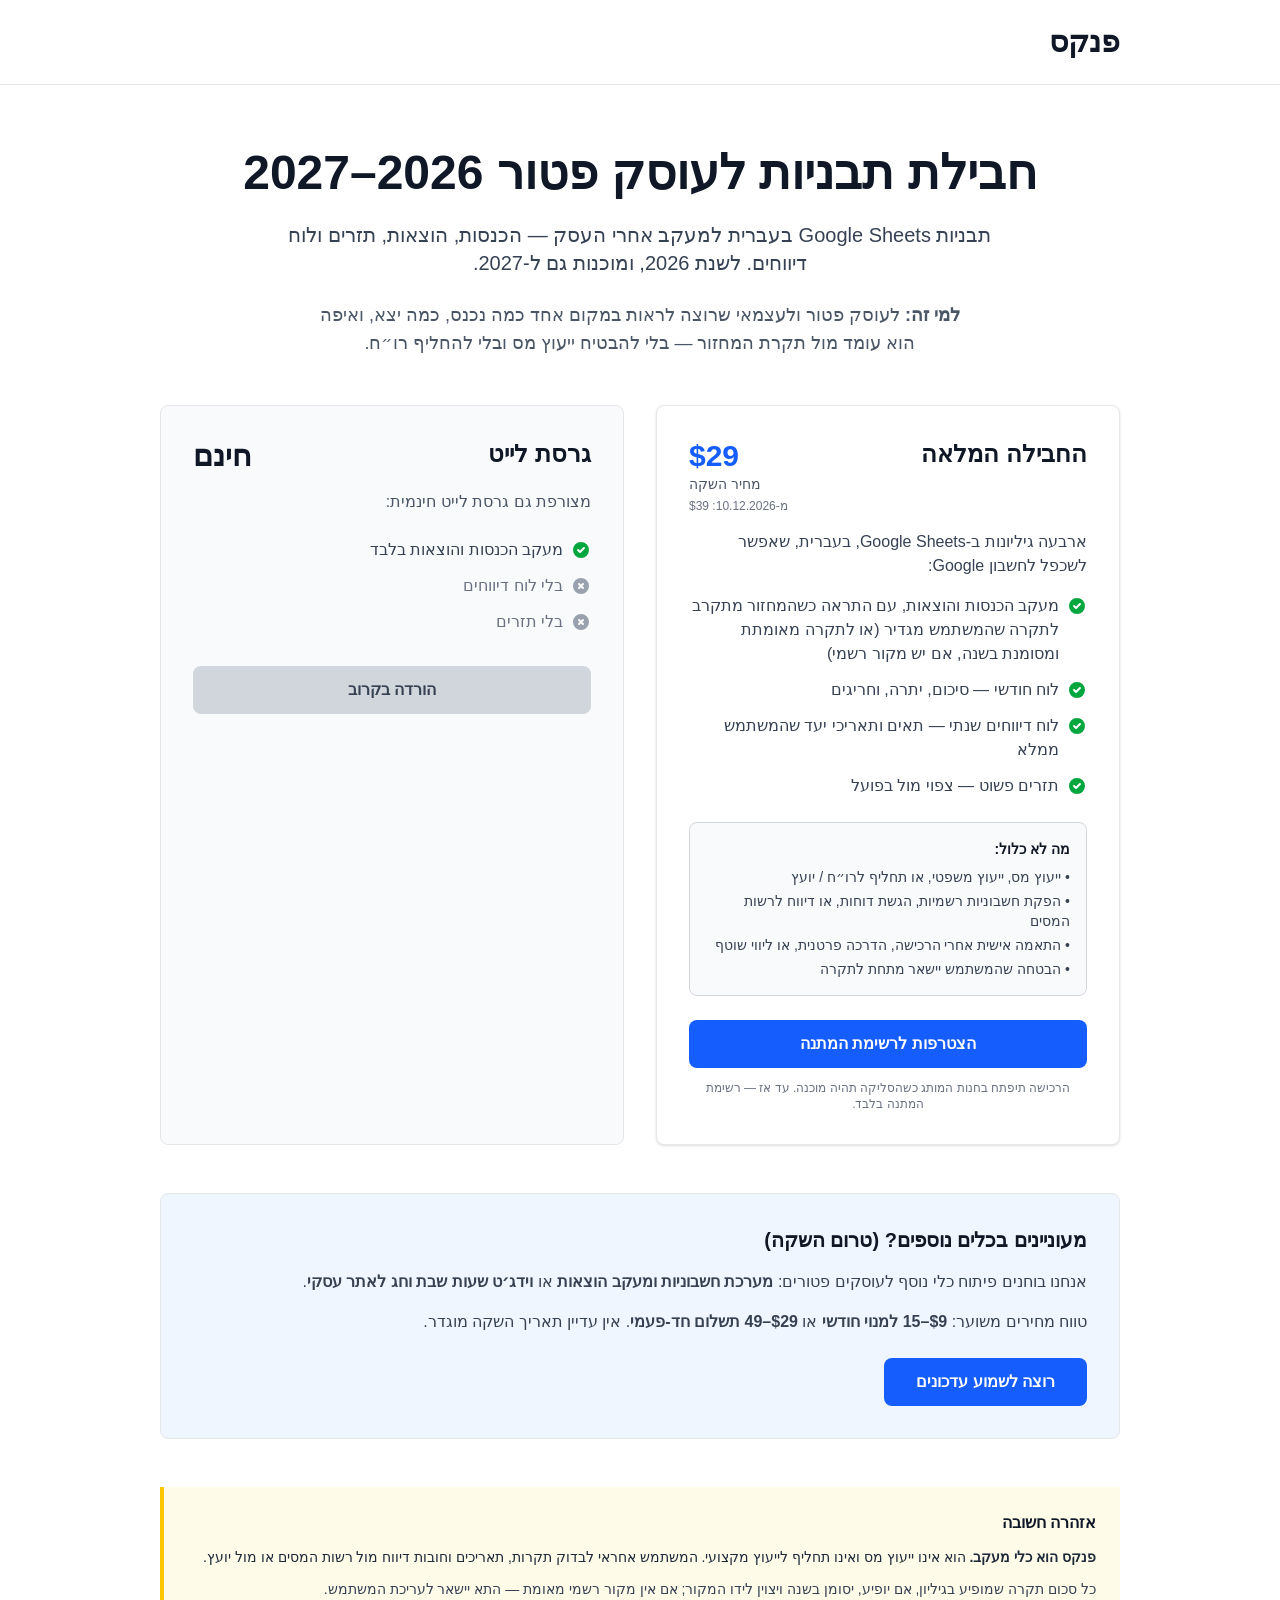
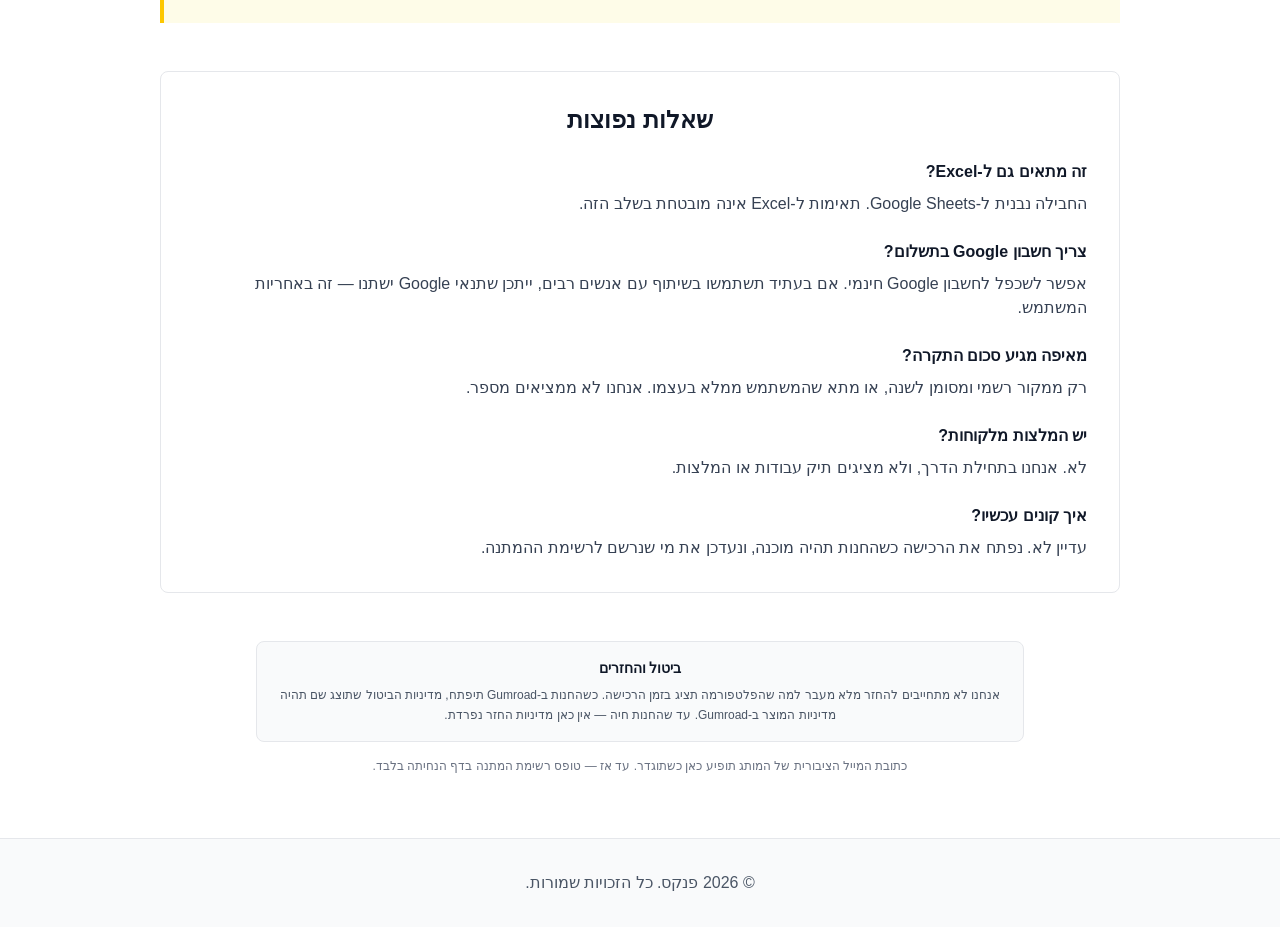
<file: index.html>
<!DOCTYPE html><html lang="he" dir="rtl" class="h-full antialiased"><head><meta charSet="utf-8"/><meta name="viewport" content="width=device-width, initial-scale=1"/><link rel="stylesheet" href="/_next/static/chunks/2fey03569bevp.css" data-precedence="next"/><link rel="preload" as="script" fetchPriority="low" href="/_next/static/chunks/0j1we3cwg31qe.js"/><script src="/_next/static/chunks/1cuyxw6v18rxx.js" async=""></script><script src="/_next/static/chunks/39_j1bdzreq0m.js" async=""></script><script src="/_next/static/chunks/turbopack-2u1d16houkiyo.js" async=""></script><script src="/_next/static/chunks/3qfy96eoyh-ek.js" async=""></script><title>פנקס – מעקב הכנסות והוצאות לעוסק פטור</title><meta name="description" content="חבילת Google Sheets בעברית למעקב הכנסות והוצאות לעוסק פטור בישראל"/><link rel="icon" href="/favicon.ico?favicon.117ezoe8m31dk.ico" sizes="48x48" type="image/x-icon"/><script src="/_next/static/chunks/0cz1d0mv5g_q7.js" noModule=""></script></head><body class="min-h-full flex flex-col bg-white"><div hidden=""><!--$--><!--/$--></div><div class="flex flex-col min-h-screen"><header class="border-b border-gray-200 bg-white"><div class="max-w-5xl mx-auto px-4 sm:px-6 lg:px-8 py-6"><h1 class="text-3xl font-bold text-gray-900">פנקס</h1></div></header><main class="flex-1"><section class="max-w-5xl mx-auto px-4 sm:px-6 lg:px-8 py-16"><div class="text-center mb-12"><h2 class="text-4xl sm:text-5xl font-bold text-gray-900 mb-6">חבילת תבניות לעוסק פטור 2026–2027</h2><p class="text-xl text-gray-700 max-w-3xl mx-auto mb-6">תבניות Google Sheets בעברית למעקב אחרי העסק — הכנסות, הוצאות, תזרים ולוח דיווחים. לשנת 2026, ומוכנות גם ל-2027.</p><p class="text-lg text-gray-600 max-w-2xl mx-auto"><strong>למי זה:</strong> לעוסק פטור ולעצמאי שרוצה לראות במקום אחד כמה נכנס, כמה יצא, ואיפה הוא עומד מול תקרת המחזור — בלי להבטיח ייעוץ מס ובלי להחליף רו״ח.</p></div><div class="grid md:grid-cols-2 gap-8 mb-12"><div class="border border-gray-200 rounded-lg p-8 bg-white shadow-sm"><div class="flex items-start justify-between mb-4"><h3 class="text-2xl font-bold text-gray-900">החבילה המלאה</h3><div class="text-left"><div class="text-3xl font-bold text-blue-600">$29</div><div class="text-sm text-gray-600">מחיר השקה</div><div class="text-xs text-gray-500 mt-1">מ-10.12.2026: $39</div></div></div><p class="text-gray-700 mb-4 font-medium">ארבעה גיליונות ב-Google Sheets, בעברית, שאפשר לשכפל לחשבון Google:</p><ul class="space-y-3 mb-6"><li class="flex items-start gap-2"><svg class="w-5 h-5 text-green-600 flex-shrink-0 mt-0.5" fill="currentColor" viewBox="0 0 20 20"><path fill-rule="evenodd" d="M10 18a8 8 0 100-16 8 8 0 000 16zm3.707-9.293a1 1 0 00-1.414-1.414L9 10.586 7.707 9.293a1 1 0 00-1.414 1.414l2 2a1 1 0 001.414 0l4-4z" clip-rule="evenodd"></path></svg><span class="text-gray-700">מעקב הכנסות והוצאות, עם התראה כשהמחזור מתקרב לתקרה שהמשתמש מגדיר (או לתקרה מאומתת ומסומנת בשנה, אם יש מקור רשמי)</span></li><li class="flex items-start gap-2"><svg class="w-5 h-5 text-green-600 flex-shrink-0 mt-0.5" fill="currentColor" viewBox="0 0 20 20"><path fill-rule="evenodd" d="M10 18a8 8 0 100-16 8 8 0 000 16zm3.707-9.293a1 1 0 00-1.414-1.414L9 10.586 7.707 9.293a1 1 0 00-1.414 1.414l2 2a1 1 0 001.414 0l4-4z" clip-rule="evenodd"></path></svg><span class="text-gray-700">לוח חודשי — סיכום, יתרה, וחריגים</span></li><li class="flex items-start gap-2"><svg class="w-5 h-5 text-green-600 flex-shrink-0 mt-0.5" fill="currentColor" viewBox="0 0 20 20"><path fill-rule="evenodd" d="M10 18a8 8 0 100-16 8 8 0 000 16zm3.707-9.293a1 1 0 00-1.414-1.414L9 10.586 7.707 9.293a1 1 0 00-1.414 1.414l2 2a1 1 0 001.414 0l4-4z" clip-rule="evenodd"></path></svg><span class="text-gray-700">לוח דיווחים שנתי — תאים ותאריכי יעד שהמשתמש ממלא</span></li><li class="flex items-start gap-2"><svg class="w-5 h-5 text-green-600 flex-shrink-0 mt-0.5" fill="currentColor" viewBox="0 0 20 20"><path fill-rule="evenodd" d="M10 18a8 8 0 100-16 8 8 0 000 16zm3.707-9.293a1 1 0 00-1.414-1.414L9 10.586 7.707 9.293a1 1 0 00-1.414 1.414l2 2a1 1 0 001.414 0l4-4z" clip-rule="evenodd"></path></svg><span class="text-gray-700">תזרים פשוט — צפוי מול בפועל</span></li></ul><div class="bg-gray-50 border border-gray-300 rounded-lg p-4 mb-6"><h4 class="font-bold text-gray-900 text-sm mb-2">מה לא כלול:</h4><ul class="text-sm text-gray-700 space-y-1"><li>• ייעוץ מס, ייעוץ משפטי, או תחליף לרו״ח / יועץ</li><li>• הפקת חשבוניות רשמיות, הגשת דוחות, או דיווח לרשות המסים</li><li>• התאמה אישית אחרי הרכישה, הדרכה פרטנית, או ליווי שוטף</li><li>• הבטחה שהמשתמש יישאר מתחת לתקרה</li></ul></div><button type="button" class="w-full bg-blue-600 hover:bg-blue-700 text-white font-semibold py-3 px-6 rounded-lg transition-colors mb-3" disabled="">הצטרפות לרשימת המתנה</button><p class="text-xs text-gray-500 text-center">הרכישה תיפתח בחנות המותג כשהסליקה תהיה מוכנה. עד אז — רשימת המתנה בלבד.</p></div><div class="border border-gray-200 rounded-lg p-8 bg-gray-50"><div class="flex items-start justify-between mb-4"><h3 class="text-2xl font-bold text-gray-900">גרסת לייט</h3><div class="text-3xl font-bold text-gray-900">חינם</div></div><p class="text-gray-600 mb-6">מצורפת גם גרסת לייט חינמית:</p><ul class="space-y-3 mb-8"><li class="flex items-start gap-2"><svg class="w-5 h-5 text-green-600 flex-shrink-0 mt-0.5" fill="currentColor" viewBox="0 0 20 20"><path fill-rule="evenodd" d="M10 18a8 8 0 100-16 8 8 0 000 16zm3.707-9.293a1 1 0 00-1.414-1.414L9 10.586 7.707 9.293a1 1 0 00-1.414 1.414l2 2a1 1 0 001.414 0l4-4z" clip-rule="evenodd"></path></svg><span class="text-gray-700">מעקב הכנסות והוצאות בלבד</span></li><li class="flex items-start gap-2"><svg class="w-5 h-5 text-gray-400 flex-shrink-0 mt-0.5" fill="currentColor" viewBox="0 0 20 20"><path fill-rule="evenodd" d="M10 18a8 8 0 100-16 8 8 0 000 16zM8.707 7.293a1 1 0 00-1.414 1.414L8.586 10l-1.293 1.293a1 1 0 101.414 1.414L10 11.414l1.293 1.293a1 1 0 001.414-1.414L11.414 10l1.293-1.293a1 1 0 00-1.414-1.414L10 8.586 8.707 7.293z" clip-rule="evenodd"></path></svg><span class="text-gray-500">בלי לוח דיווחים</span></li><li class="flex items-start gap-2"><svg class="w-5 h-5 text-gray-400 flex-shrink-0 mt-0.5" fill="currentColor" viewBox="0 0 20 20"><path fill-rule="evenodd" d="M10 18a8 8 0 100-16 8 8 0 000 16zM8.707 7.293a1 1 0 00-1.414 1.414L8.586 10l-1.293 1.293a1 1 0 101.414 1.414L10 11.414l1.293 1.293a1 1 0 001.414-1.414L11.414 10l1.293-1.293a1 1 0 00-1.414-1.414L10 8.586 8.707 7.293z" clip-rule="evenodd"></path></svg><span class="text-gray-500">בלי תזרים</span></li></ul><button type="button" class="w-full bg-gray-300 hover:bg-gray-400 text-gray-700 font-semibold py-3 px-6 rounded-lg transition-colors" disabled="">הורדה בקרוב</button></div></div><div class="border border-gray-200 rounded-lg p-8 bg-blue-50 mb-12"><h3 class="text-xl font-bold text-gray-900 mb-4">מעוניינים בכלים נוספים? (טרום השקה)</h3><p class="text-gray-700 mb-4">אנחנו בוחנים פיתוח כלי נוסף לעוסקים פטורים: <strong>מערכת חשבוניות ומעקב הוצאות</strong> או <strong>וידג׳ט שעות שבת וחג לאתר עסקי</strong>.</p><p class="text-gray-700 mb-6">טווח מחירים משוער: <strong>$9–15 למנוי חודשי</strong> או <strong>$29–49 תשלום חד-פעמי</strong>. אין עדיין תאריך השקה מוגדר.</p><button type="button" class="bg-blue-600 hover:bg-blue-700 text-white font-semibold py-3 px-8 rounded-lg transition-colors" disabled="">רוצה לשמוע עדכונים</button></div><div class="bg-yellow-50 border-l-4 border-yellow-400 p-6 mb-12"><h4 class="font-bold text-gray-900 mb-3">אזהרה חשובה</h4><p class="text-sm text-gray-800 mb-3"><strong>פנקס הוא כלי מעקב.</strong> הוא אינו ייעוץ מס ואינו תחליף לייעוץ מקצועי. המשתמש אחראי לבדוק תקרות, תאריכים וחובות דיווח מול רשות המסים או מול יועץ.</p><p class="text-sm text-gray-700">כל סכום תקרה שמופיע בגיליון, אם יופיע, יסומן בשנה ויצוין לידו המקור; אם אין מקור רשמי מאומת — התא יישאר לעריכת המשתמש.</p></div><div class="bg-white border border-gray-200 rounded-lg p-8 mb-12"><h3 class="text-2xl font-bold text-gray-900 mb-6 text-center">שאלות נפוצות</h3><div class="space-y-6"><div><h4 class="font-bold text-gray-900 mb-2">זה מתאים גם ל-Excel?</h4><p class="text-gray-700">החבילה נבנית ל-Google Sheets. תאימות ל-Excel אינה מובטחת בשלב הזה.</p></div><div><h4 class="font-bold text-gray-900 mb-2">צריך חשבון Google בתשלום?</h4><p class="text-gray-700">אפשר לשכפל לחשבון Google חינמי. אם בעתיד תשתמשו בשיתוף עם אנשים רבים, ייתכן שתנאי Google ישתנו — זה באחריות המשתמש.</p></div><div><h4 class="font-bold text-gray-900 mb-2">מאיפה מגיע סכום התקרה?</h4><p class="text-gray-700">רק ממקור רשמי ומסומן לשנה, או מתא שהמשתמש ממלא בעצמו. אנחנו לא ממציאים מספר.</p></div><div><h4 class="font-bold text-gray-900 mb-2">יש המלצות מלקוחות?</h4><p class="text-gray-700">לא. אנחנו בתחילת הדרך, ולא מציגים תיק עבודות או המלצות.</p></div><div><h4 class="font-bold text-gray-900 mb-2">איך קונים עכשיו?</h4><p class="text-gray-700">עדיין לא. נפתח את הרכישה כשהחנות תהיה מוכנה, ונעדכן את מי שנרשם לרשימת ההמתנה.</p></div></div></div><div class="text-center text-sm text-gray-600 max-w-3xl mx-auto space-y-4"><div class="bg-gray-50 border border-gray-200 rounded-lg p-4"><p class="font-semibold text-gray-900 mb-2">ביטול והחזרים</p><p class="text-xs leading-relaxed">אנחנו לא מתחייבים להחזר מלא מעבר למה שהפלטפורמה תציג בזמן הרכישה. כשהחנות ב-Gumroad תיפתח, מדיניות הביטול שתוצג שם תהיה מדיניות המוצר ב-Gumroad. עד שהחנות חיה — אין כאן מדיניות החזר נפרדת.</p></div><p class="text-xs text-gray-500">כתובת המייל הציבורית של המותג תופיע כאן כשתוגדר. עד אז — טופס רשימת המתנה בדף הנחיתה בלבד.</p></div></section></main><footer class="border-t border-gray-200 bg-gray-50"><div class="max-w-5xl mx-auto px-4 sm:px-6 lg:px-8 py-8"><p class="text-center text-gray-600">© 2026 פנקס. כל הזכויות שמורות.</p></div></footer></div><!--$--><!--/$--><script id="_R_">(globalThis["TURBOPACK"] || (globalThis["TURBOPACK"] = [])).push({"otherChunks":["static/chunks/0j1we3cwg31qe.js","static/chunks/1cuyxw6v18rxx.js","static/chunks/39_j1bdzreq0m.js"],"runtimeModuleIds":[94553]});</script><script src="/_next/static/chunks/0j1we3cwg31qe.js" async=""></script><script>(self.__next_f=self.__next_f||[]).push([0])</script><script>self.__next_f.push([1,"1:\"$Sreact.fragment\"\n2:\"/_next/static/chunks/3qfy96eoyh-ek.js\"\n3:I[39756,[\"$2\"],\"default\"]\n4:I[37457,[\"$2\"],\"default\"]\n13:\"ViewportBoundary\"\n14:I[97367,[\"$2\"],\"$13\"]\n16:\"MetadataBoundary\"\n17:I[97367,[\"$2\"],\"$16\"]\n18:\"$Sreact.suspense\"\n1a:I[68027,[\"$2\"],\"default\",1]\n:HL[\"/_next/static/chunks/2fey03569bevp.css\",\"style\"]\n5:[[\"children\",{\"s\":\"__PAGE__\",\"h\":512,\"d\":{\"r\":[\"$\",\"$1\",\"c\",{\"children\":[[\"$\",\"div\",null,{\"className\":\"flex flex-col min-h-screen\",\"children\":[[\"$\",\"header\",null,{\"className\":\"border-b border-gray-200 bg-white\",\"children\":[\"$\",\"div\",null,{\"className\":\"max-w-5xl mx-auto px-4 sm:px-6 lg:px-8 py-6\",\"children\":[\"$\",\"h1\",null,{\"className\":\"text-3xl font-bold text-gray-900\",\"children\":\"פנקס\"}]}]}],[\"$\",\"main\",null,{\"className\":\"flex-1\",\"children\":[\"$\",\"section\",null,{\"className\":\"max-w-5xl mx-auto px-4 sm:px-6 lg:px-8 py-16\",\"children\":[[\"$\",\"div\",null,{\"className\":\"text-center mb-12\",\"children\":[[\"$\",\"h2\",null,{\"className\":\"text-4xl sm:text-5xl font-bold text-gray-900 mb-6\",\"children\":\"חבילת תבניות לעוסק פטור 2026–2027\"}],[\"$\",\"p\",null,{\"className\":\"text-xl text-gray-700 max-w-3xl mx-auto mb-6\",\"children\":\"תבניות Google Sheets בעברית למעקב אחרי העסק — הכנסות, הוצאות, תזרים ולוח דיווחים. לשנת 2026, ומוכנות גם ל-2027.\"}],[\"$\",\"p\",null,{\"className\":\"text-lg text-gray-600 max-w-2xl mx-auto\",\"children\":[[\"$\",\"strong\",null,{\"children\":\"למי זה:\"}],\" לעוסק פטור ולעצמאי שרוצה לראות במקום אחד כמה נכנס, כמה יצא, ואיפה הוא עומד מול תקרת המחזור — בלי להבטיח ייעוץ מס ובלי להחליף רו״ח.\"]}]]}],[\"$\",\"div\",null,{\"className\":\"grid md:grid-cols-2 gap-8 mb-12\",\"children\":[[\"$\",\"div\",null,{\"className\":\"border border-gray-200 rounded-lg p-8 bg-white shadow-sm\",\"children\":[[\"$\",\"div\",null,{\"className\":\"flex items-start justify-between mb-4\",\"children\":[[\"$\",\"h3\",null,{\"className\":\"text-2xl font-bold text-gray-900\",\"children\":\"החבילה המלאה\"}],[\"$\",\"div\",null,{\"className\":\"text-left\",\"children\":[[\"$\",\"div\",null,{\"className\":\"text-3xl font-bold text-blue-600\",\"children\":\"$$29\"}],[\"$\",\"div\",null,{\"className\":\"text-sm text-gray-600\",\"children\":\"מחיר השקה\"}],[\"$\",\"div\",null,{\"className\":\"text-xs text-gray-500 mt-1\",\"children\":\"מ-10.12.2026: $39\"}]]}]]}],[\"$\",\"p\",null,{\"className\":\"text-gray-700 mb-4 font-medium\",\"children\":\"ארבעה גיליונות ב-Google Sheets, בעברית, שאפשר לשכפל לחשבון Google:\"}],[\"$\",\"ul\",null,{\"className\":\"space-y-3 mb-6\",\"children\":[[\"$\",\"li\",null,{\"className\":\"flex items-start gap-2\",\"children\":[[\"$\",\"svg\",null,{\"className\":\"w-5 h-5 text-green-600 flex-shrink-0 mt-0.5\",\"fill\":\"currentColor\",\"viewBox\":\"0 0 20 20\",\"children\":[\"$\",\"path\",null,{\"fillRule\":\"evenodd\",\"d\":\"M10 18a8 8 0 100-16 8 8 0 000 16zm3.707-9.293a1 1 0 00-1.414-1.414L9 10.586 7.707 9.293a1 1 0 00-1.414 1.414l2 2a1 1 0 001.414 0l4-4z\",\"clipRule\":\"evenodd\"}]}],[\"$\",\"span\",null,{\"className\":\"text-gray-700\",\"children\":\"מעקב הכנסות והוצאות, עם התראה כשהמחזור מתקרב לתקרה שהמשתמש מגדיר (או לתקרה מאומתת ומסומנת בשנה, אם יש מקור רשמי)\"}]]}],\"$L6\",\"$L7\",\"$L8\"]}],\"$L9\",\"$La\",\"$Lb\"]}],\"$Lc\"]}],\"$Ld\",\"$Le\",\"$Lf\",\"$L10\"]}]}],\"$L11\"]}],null,\"$L12\"]}],\"p\":false,\"v\":null}}]]\n0:{\"P\":null,\"c\":[\"\",\"\"],\"q\":\"\",\"i\":false,\"t\":{\"t\":{\"s\":\"\",\"h\":528,\"d\":{\"r\":[\"$\",\"$1\",\"c\",{\"children\":[[[\"$\",\"link\",\"0\",{\"rel\":\"stylesheet\",\"href\":\"/_next/static/chunks/2fey03569bevp.css\",\"precedence\":\"next\",\"crossOrigin\":\"$undefined\",\"nonce\":\"$undefined\"}],[\"$\",\"script\",\"script-0\",{\"src\":\"/_next/static/chunks/3qfy96eoyh-ek.js\",\"async\":true,\"nonce\":\"$undefined\"}]],[\"$\",\"html\",null,{\"lang\":\"he\",\"dir\":\"rtl\",\"className\":\"h-full antialiased\",\"children\":[\"$\",\"body\",null,{\"className\":\"min-h-full flex flex-col bg-white\",\"children\":[\"$\",\"$L3\",null,{\"parallelRouterKey\":\"children\",\"error\":\"$undefined\",\"errorStyles\":\"$undefined\",\"errorScripts\":\"$undefined\",\"template\":[\"$\",\"$L4\",null,{}],\"templateStyles\":\"$undefined\",\"templateScripts\":\"$undefined\",\"notFound\":[[[\"$\",\"title\",null,{\"children\":\"404: This page could not be found.\"}],[\"$\",\"div\",null,{\"style\":{\"fontFamily\":\"system-ui,\\\"Segoe UI\\\",Roboto,Helvetica,Arial,sans-serif,\\\"Apple Color Emoji\\\",\\\"Segoe UI Emoji\\\"\",\"height\":\"100vh\",\"textAlign\":\"center\",\"display\":\"flex\",\"flexDirection\":\"column\",\"alignItems\":\"center\",\"justifyContent\":\"center\"},\"children\":[\"$\",\"div\",null,{\"children\":[[\"$\",\"style\",null,{\"dangerouslySetInnerHTML\":{\"__html\":\"body{color:#000;background:#fff;margin:0}.next-error-h1{border-right:1px solid rgba(0,0,0,.3)}@media (prefers-color-scheme:dark){body{color:#fff;background:#000}.next-error-h1{border-right:1px solid rgba(255,255,255,.3)}}\"}}],[\"$\",\"h1\",null,{\"className\":\"next-error-h1\",\"style\":{\"display\":\"inline-block\",\"margin\":\"0 20px 0 0\",\"padding\":\"0 23px 0 0\",\"fontSize\":24,\"fontWeight\":500,\"verticalAlign\":\"top\",\"lineHeight\":\"49px\"},\"children\":404}],[\"$\",\"div\",null,{\"style\":{\"display\":\"inline-block\"},\"children\":[\"$\",\"h2\",null,{\"style\":{\"fontSize\":14,\"fontWeight\":400,\"lineHeight\":\"49px\",\"margin\":0},\"children\":\"This page could not be found.\"}]}]]}]}]],[]],\"forbidden\":\"$undefined\",\"unauthorized\":\"$undefined\"}]}]}]]}],\"p\":false,\"v\":null},\"c\":\"$Q5\"},\"h\":{\"r\":[\"$\",\"$1\",\"h\",{\"children\":[null,[\"$\",\"$L14\",null,{\"children\":\"$L15\"}],[\"$\",\"$L17\",null,{\"children\":[[\"$\",\"div\",null,{\"hidden\":true,\"children\":[\"$\",\"$18\",null,{\"name\":\"Next.Metadata\",\"children\":\"$L19\"}]}],null]}],null]}],\"p\":false,\"v\":null}},\"m\":\"$undefined\",\"G\":[\"$1a\",[[\"$\",\"link\",\"0\",{\"rel\":\"stylesheet\",\"href\":\"/_next/static/chunks/2fey03569bevp.css\",\"precedence\":\"next\",\"crossOrigin\":\"$undefined\",\"nonce\":\"$undefined\"}]]],\"S\":true,\"r\":\"$undefined\",\"s\":\"$undefined\",\"a\":\"$undefined\",\"l\":\"$undefined\",\"p\":\"$undefined\",\"d\":\"$undefined\",\"b\":\"3ctOouV-Zx6qkwY91MXie\"}\n1b:I[97367,[\"$2\"],\"OutletBoundary\"]\n6:[\"$\",\"li\",null,{\"className\":\"flex items-start gap-2\",\"children\":[[\"$\",\"svg\",null,{\"className\":\"w-5 h-5 text-green-600 flex-shrink-0 mt-0.5\",\"fill\":\"currentColor\",\"viewBox\":\"0 0 20 20\",\"children\":[\"$\",\"path\",null,{\"fillRule\":\"evenodd\",\"d\":\"M10 18a8 8 0 100-16 8 8 0 000 16zm3.707-9.293a1 1 0 00-1.414-1.414L9 10.586 7.707 9.293a1 1 0 00-1.414 1.414l2 2a1 1 0 001.414 0l4-4z\",\"clipRule\":\"evenodd\"}]}],[\"$\",\"span\",null,{\"className\":\"text-gray-700\",\"children\":\"לוח חודשי — סיכום, יתרה, וחריגים\"}]]}]\n7:[\"$\",\"li\",null,{\"className\":\"flex items-start gap-2\",\"children\":[[\"$\",\"svg\",null,{\"className\":\"w-5 h-5 text-green-600 flex-shrink-0 mt-0.5\",\"fill\":\"currentColor\",\"viewBox\":\"0 0 20 20\",\"children\":[\"$\",\"path\",null,{\"fillRule\":\"evenodd\",\"d\":\"M10 18a8 8 0 100-16 8 8 0 000 16zm3.707-9.293a1 1 0 00-1.414-1.414L9 10.586 7.707 9.293a1 1 0 00-1.414 1.414l2 2a1 1 0 001.414 0l4-4z\",\"clipRule\":\"evenodd\"}]}],[\"$\",\"span\",null,{\"className\":\"text-gray-700\",\"children\":\"לוח דיווחים שנתי — תאים ותאריכי יעד שהמשתמש ממלא\"}]]}]\n8:[\"$\",\"li\",null,{\"className\":\"flex items-start gap-2\",\"children\":[[\"$\",\"svg\",null,{\"className\":\"w-5 h-5 text-green-600 flex-shrink-0 mt-0.5\",\"fill\":\"currentColor\",\"viewBox\":\"0 0 20 20\",\"children\":[\"$\",\"path\",null,{\"fillRule\":\"evenodd\",\"d\":\"M10 18a8 8 0 100-16 8 8 0 000 16zm3.707-9.293a1 1 0 00-1.414-1.414L9 10.586 7.707 9.293a1 1 0 00-1.414 1.414l2 2a1 1 0 001.414 0l4-4z\",\"clipRule\":\"evenodd\"}]}],[\"$\",\"span\",null,{\"className\":\"text-gray-700\",\"children\":\"תזרים פשוט — צפוי מול בפועל\"}]]}]\n9:[\"$\",\"div\",null,{\"className\":\"bg-gray-50 border border-gray-300 rounded-lg p-4 mb-6\",\"children\":[[\"$\",\"h4\",null,{\"className\":\"font-bold text-gray-900 text-sm mb-2\",\"children\":\"מה לא כלול:\"}],[\"$\",\"ul\",null,{\"className\":\"text-sm text-gray-700 space-y-1\",\"children\":[[\"$\",\"li\",null,{\"children\":\"• ייעוץ מס, ייעוץ משפטי, או תחליף לרו״ח / יועץ\"}],[\"$\",\"li\",null,{\"children\":\"• הפקת חשבוניות רשמיות, הגשת דוחות, או דיווח לרשות המסים\"}],[\"$\",\"li\",null,{\"children\":\"• התאמה אישית אחרי הרכישה, הדרכה פרטנית, או ליווי שוטף\"}],[\"$\",\"li\",null,{\"children\":\"• הבטחה שהמשתמש יישאר מתחת לתקרה\"}]]}]]}]\na:[\"$\",\"button\",null,{\"type\":\"button\",\"className\":\"w-full bg-blue-600 hover:bg-blue-700 text-white font-semibold py-3 px-6 rounded-lg transition-colors mb-3\",\"disabled\":true,\"children\":\"הצטרפות לרשימת המתנה\"}]\nb:[\"$\",\"p\",null,{\"className\":\"text-xs text-gray-500 text-center\",\"children\":\"הרכישה תיפתח בחנות המותג כשהסליקה תהיה מוכנה. עד אז — רשימת המתנה בלבד.\"}]\nc:[\"$\",\"div\",null,{\"className\":\"border border-gray-200 rounded-lg p-8 bg-gray-50\",\"children\":[[\"$\",\"div\",null,{\"className\":\"flex items-start justify-between mb-4\",\"children\":[[\"$\",\"h3\",null,{\"className\":\"text-2xl font-bold text-gray-900\",\"children\":\"גרסת לייט\"}],[\"$\",\"div\",null,{\"className\":\"text-3xl font-bold text-gray-900\",\"children\":\"חינם\"}]]}],[\"$\",\"p\",null,{\"className\":\"text-gray-600 mb-6\",\"children\":\"מצורפת גם גרסת לייט חינמית:\"}],[\"$\",\"ul\",null,{\"className\":\"space-y-3 mb-8\",\"children\":[[\"$\",\"li\",null,{\"className\":\"flex items-start gap-2\",\"children\":[[\"$\",\"svg\",null,{\"className\":\"w-5 h-5 text-green-600 flex-shrink-0 mt-0.5\",\"fill\":\"currentColor\",\"viewBox\":\"0 0 20 20\",\"children\":[\"$\",\"path\",null,{\"fillRule\":\"evenodd\",\"d\":\"M10 18a8 8 0 100-16 8 8 0 000 16zm3.707-9.293a1 1 0 00-1.414-1.414L9 10.586 7.707 9.293a1 1 0 00-1.414 1.414l2 2a1 1 0 001.414 0l4-4z\",\"clipRule\":\"evenodd\"}]}],[\"$\",\"span\",null,{\"className\":\"text-gray-700\",\"children\":\"מעקב הכנסות והוצאות בלבד\"}]]}],[\"$\",\"li\",null,{\"className\":\"flex items-start gap-2\",\"children\":[[\"$\",\"svg\",null,{\"className\":\"w-5 h-5 text-gray-400 flex-shrink-0 mt-0.5\",\"fill\":\"currentColor\",\"viewBox\":\"0 0 20 20\",\"children\":[\"$\",\"path\",null,{\"fillRule\":\"evenodd\",\"d\":\"M10 18a8 8 0 100-16 8 8 0 000 16zM8.707 7.293a1 1 0 00-1.414 1.414L8.586 10l-1.293 1.293a1 1 0 101.414 1.414L10 11.414l1.293 1.293a1 1 0 001.414-1.414L11.414 10l1.293-1.293a1 1 0 00-1.414-1.414L10 8.586 8.707 7.293z\",\"clipRule\":\"evenodd\"}]}],[\"$\",\"span\",null,{\"className\":\"text-gray-500\",\"children\":\"בלי לוח דיווחים\"}]]}],[\"$\",\"li\",null,{\"className\":\"flex items-start gap-2\",\"children\":[[\"$\",\"svg\",null,{\"className\":\"w-5 h-5 text-gray-400 flex-shrink-0 mt-0.5\",\"fill\":\"currentColor\",\"viewBox\":\"0 0 20 20\",\"children\":[\"$\",\"path\",null,{\"fillRule\":\"evenodd\",\"d\":\"M10 18a8 8 0 100-16 8 8 0 000 16zM8.707 7.293a1 1 0 00-1.414 1.414L8.586 10l-1.293 1.293a1 1 0 101.414 1.414L10 11.414l1.293 1.293a1 1 0 001.414-1.414L11.414 10l1.293-1.293a1 1 0 00-1.414-1.414L10 8.586 8.707 7.293z\",\"clipRule\":\"evenodd\"}]}],[\"$\",\"span\",null,{\"className\":\"text-gray-500\",\"children\":\"בלי תזרים\"}]]}]]}],[\"$\",\"button\",null,{\"type\":\"button\",\"className\":\"w-full bg-gray-300 hover:bg-gray-400 text-gray-700 font-semibold py-3 px-6 rounded-lg transition-colors\",\"disabled\":true,\"children\":\"הורדה בקרוב\"}]]}]\nd:[\"$\",\"div\",null,{\"className\":\"border border-gray-200 rounded-lg p-8 bg-blue-50 mb-12\",\"children\":[[\"$\",\"h3\",null,{\"className\":\"text-xl font-bold text-gray-900 mb-4\",\"children\":\"מעוניינים בכלים נוספים? (טרום השקה)\"}],[\"$\",\"p\",null,{\"className\":\"text-gray-700 mb-4\",\"children\":[\"אנחנו בוחנים פיתוח כלי נוסף לעוסקים פטורים: \",[\"$\",\"strong\",null,{\"children\":\"מערכת חשבוניות ומעקב הוצאות\"}],\" או \",[\"$\",\"strong\",null,{\"children\":\"וידג׳ט שעות שבת וחג לאתר עסקי\"}],\".\"]}],[\"$\",\"p\",null,{\"className\":\"text-gray-700 mb-6\",\"children\":[\"טווח מחירים משוער: \",[\"$\",\"strong\",null,{\"children\":\"$$9–15 למנוי חודשי\"}],\" או \",[\"$\",\"strong\",null,{\"children\":\"$$29–49 תשלום חד-פעמי\"}],\". אין עדיין תאריך השקה מוגדר.\"]}],[\"$\",\"button\",null,{\"type\":\"button\",\"className\":\"bg-blue-600 hover:bg-blue-700 text-white font-semibold py-3 px-8 rounded-lg transition-colors\",\"disabled\":true,\"children\":\"רוצה לשמוע עדכונים\"}]]}]\ne:[\"$\",\"div\",null,{\"className\":\"bg-yellow-50 border-l-4 border-yellow-400 p-6 mb-12\",\"children\":[[\"$\",\"h4\",null,{\"className\":\"font-bold text-gray-900 mb-3\",\"children\":\"אזהרה חשובה\"}],[\"$\",\"p\",null,{\"className\":\"text-sm text-gray-800 mb-3\",\"children\":[[\"$\",\"strong\",null,{\"children\":\"פנקס הוא כלי מעקב.\"}],\" הוא אינו ייעוץ מס ואינו תחליף לייעוץ מקצועי. המשתמש אחראי לבדוק תקרות, תאריכים וחובות דיווח מול רשות המסים או מול יועץ.\"]}],[\"$\",\"p\",null,{\"className\":\"text-sm text-gray-700\",\"children\":\"כל סכום תקרה שמופיע בגיליון, אם יופיע, יסומן בשנה ויצוין לידו המקור; אם אין מקור רשמי מאומת — התא יישאר לעריכת המשתמש.\"}]]}]\nf:[\"$\",\"div\",null,{\"className\":\"bg-white border border-gray-200 rounded-lg p-8 mb-12\",\"children\":[[\"$\",\"h3\",null,{\"className\":\"text-2xl font-bold text-gray-900 mb-6 text-center\",\"children\":\"שאלות נפוצות\"}],[\"$\",\"div\",null,{\"className\":\"space-y-6\",\"children\":[[\"$\",\"div\",null,{\"children\":[[\"$\",\"h4\",null,{\"className\":\"font-bold text-gray-900 mb-2\",\"children\":\"זה מתאים גם ל-Excel?\"}],[\"$\",\"p\",null,{\"className\":\"text-gray-700\",\"children\":\"החבילה נבנית ל-Google Sheets. תאימות ל-Excel אינה מובטחת בשלב הזה.\"}]]}],[\"$\",\"div\",null,{\"children\":[[\"$\",\"h4\",null,{\"className\":\"font-bold text-gray-900 mb-2\",\"children\":\"צריך חשבון Google בתשלום?\"}],[\"$\",\"p\",null,{\"className\":\"text-gray-700\",\"children\":\"אפשר לשכפל לחשבון Google חינמי. אם בעתיד תשתמשו בשיתוף עם אנשים רבים, ייתכן שתנאי Google ישתנו — זה באחריות המשתמש.\"}]]}],[\"$\",\"div\",null,{\"children\":[[\"$\",\"h4\",null,{\"className\":\"font-bold text-gray-900 mb-2\",\"children\":\"מאיפה מגיע סכום התקרה?\"}],[\"$\",\"p\",null,{\"className\":\"text-gray-700\",\"children\":\"רק ממקור רשמי ומסומן לשנה, או מתא שהמשתמש ממלא בעצמו. אנחנו לא ממציאים מספר.\"}]]}],[\"$\",\"div\",null,{\"children\":[[\"$\",\"h4\",null,{\"className\":\"font-bold text-gray-900 mb-2\",\"children\":\"יש המלצות מלקוחות?\"}],[\"$\",\"p\",null,{\"className\":\"text-gray-700\",\"children\":\"לא. אנחנו בתחילת הדרך, ולא מציגים תיק עבודות או המלצות.\"}]]}],[\"$\",\"div\",null,{\"children\":[[\"$\",\"h4\",null,{\"className\":\"font-bold text-gray-900 mb-2\",\"children\":\"איך קונים עכשיו?\"}],[\"$\",\"p\",null,{\"className\":\"text-gray-700\",\"children\":\"עדיין לא. נפתח את הרכישה כשהחנות תהיה מוכנה, ונעדכן את מי שנרשם לרשימת ההמתנה.\"}]]}]]}]]}]\n10:[\"$\",\"div\",null,{\"className\":\"text-center text-sm text-gray-600 max-w-3xl mx-auto space-y-4\",\"children\":[[\"$\",\"div\",null,{\"className\":\"bg-gray-50 border border-gray-200 rounded-lg p-4\",\"children\":[[\"$\",\"p\",null,{\"className\":\"font-semibold text-gray-900 mb-2\",\"children\":\"ביטול והחזרים\"}],[\"$\",\"p\",null,{\"className\":\"text-xs leading-relaxed\",\"children\":\"אנחנו לא מתחייבים להחזר מלא מעבר למה שהפלטפורמה תציג בזמן הרכישה. כשהחנות ב-Gumroad תיפתח, מדיניות הביטול שתוצג שם תהיה מדיניות המוצר ב-Gumroad. עד שהחנות חיה — אין כאן מדיניות החזר נפרדת.\"}]]}],[\"$\",\"p\",null,{\"className\":\"text-xs text-gray-500\",\"children\":\"כתובת המייל הציבורית של המותג תופיע כאן כשתוגדר. עד אז — טופס רשימת המתנה בדף הנחיתה בלבד.\"}]]}]\n11:[\"$\",\"footer\",null,{\"className\":\"border-t border-gray-200 bg-gray-50\",\"children\":[\"$\",\"div\",null,{\"className\":\"max-w-5xl mx-auto px-4 sm:px-6 lg:px-8 py-8\",\"children\":[\"$\",\"p\",null,{\"className\":\"text-center text-gray-600\",\"children\":\"© 2026 פנקס. כל הזכויות שמורות.\"}]}]}]\n12:[\"$\",\"$L1b\",null,{\"children\":[\"$\",\"$18\",null,{\"name\":\"Next.MetadataOutlet\",\"children\":\"$@1c\"}]}]\n15:[[\"$\",\"meta\",\"0\",{\"charSet\":\"utf-8\"}],[\"$\",\"meta\",\"1\",{\"name\":\"viewport\",\"content\":\"width=device-width, initial-scale=1\"}]]\n1d:I[27201,[\"$2\"],\"IconMark\"]\n19:[[\"$\",\"title\",\"0\",{\"children\":\"פנקס – מעקב הכנסות והוצאות לעוסק פטור\"}],[\"$\",\"meta\",\"1\",{\"name\":\"description\",\"content\":\"חבילת Google Sheets בעברית למעקב הכנסות והוצאות לעוסק פטור בישראל\"}],[\"$\",\"link\",\"2\",{\"rel\":\"icon\",\"href\":\"/favicon.ico?favicon.117ezoe8m31dk.ico\",\"sizes\":\"48x48\",\"type\":\"image/x-icon\"}],[\"$\",\"$L1d\",\"3\",{}]]\n1c:null\n"])</script></body></html>
</file>
<file: _next/static/chunks/2fey03569bevp.css>
@layer properties{@supports (((-webkit-hyphens:none)) and (not (margin-trim:inline))) or ((-moz-orient:inline) and (not (color:rgb(from red r g b)))){*,:before,:after,::backdrop{--tw-space-y-reverse:0;--tw-border-style:solid;--tw-leading:initial;--tw-font-weight:initial;--tw-shadow:0 0 #0000;--tw-shadow-color:initial;--tw-shadow-alpha:100%;--tw-inset-shadow:0 0 #0000;--tw-inset-shadow-color:initial;--tw-inset-shadow-alpha:100%;--tw-ring-color:initial;--tw-ring-shadow:0 0 #0000;--tw-inset-ring-color:initial;--tw-inset-ring-shadow:0 0 #0000;--tw-ring-inset:initial;--tw-ring-offset-width:0px;--tw-ring-offset-color:#fff;--tw-ring-offset-shadow:0 0 #0000}}}@layer theme{:root,:host{--color-yellow-50:#fefce8;--color-yellow-400:#fac800;--color-green-600:#00a544;--color-blue-50:#eff6ff;--color-blue-600:#155dfc;--color-blue-700:#1447e6;--color-gray-50:#f9fafb;--color-gray-200:#e5e7eb;--color-gray-300:#d1d5dc;--color-gray-400:#99a1af;--color-gray-500:#6a7282;--color-gray-600:#4a5565;--color-gray-700:#364153;--color-gray-800:#1e2939;--color-gray-900:#101828;--color-white:#fff;--spacing:.25rem;--container-2xl:42rem;--container-3xl:48rem;--container-5xl:64rem;--text-xs:.75rem;--text-xs--line-height:calc(1 / .75);--text-sm:.875rem;--text-sm--line-height:calc(1.25 / .875);--text-lg:1.125rem;--text-lg--line-height:calc(1.75 / 1.125);--text-xl:1.25rem;--text-xl--line-height:calc(1.75 / 1.25);--text-2xl:1.5rem;--text-2xl--line-height:calc(2 / 1.5);--text-3xl:1.875rem;--text-3xl--line-height:calc(2.25 / 1.875);--text-4xl:2.25rem;--text-4xl--line-height:calc(2.5 / 2.25);--text-5xl:3rem;--text-5xl--line-height:1;--font-weight-medium:500;--font-weight-semibold:600;--font-weight-bold:700;--leading-relaxed:1.625;--radius-lg:.5rem;--default-transition-duration:.15s;--default-transition-timing-function:cubic-bezier(.4, 0, .2, 1);--default-font-family:var(--font-geist-sans);--default-mono-font-family:var(--font-geist-mono)}@supports (color:lab(0% 0 0)){:root,:host{--color-yellow-50:lab(98.6846% -1.79055 9.7766);--color-yellow-400:lab(83.2664% 8.65132 106.895);--color-green-600:lab(59.0978% -58.6621 41.2579);--color-blue-50:lab(96.492% -1.14644 -5.11479);--color-blue-600:lab(44.0605% 29.0279 -86.0352);--color-blue-700:lab(36.9089% 35.0961 -85.6872);--color-gray-50:lab(98.2596% -.247031 -.706708);--color-gray-200:lab(91.6229% -.159115 -2.26791);--color-gray-300:lab(85.1236% -.612259 -3.7138);--color-gray-400:lab(65.9269% -.832707 -8.17473);--color-gray-500:lab(47.7841% -.393182 -10.0268);--color-gray-600:lab(35.6337% -1.58697 -10.8425);--color-gray-700:lab(27.1134% -.956401 -12.3224);--color-gray-800:lab(16.1051% -1.18239 -11.7533);--color-gray-900:lab(8.11897% .811279 -12.254)}}}@layer base{*,:after,:before,::backdrop{box-sizing:border-box;border:0 solid;margin:0;padding:0}::file-selector-button{box-sizing:border-box;border:0 solid;margin:0;padding:0}html,:host{-webkit-text-size-adjust:100%;tab-size:4;line-height:1.5;font-family:var(--default-font-family,-apple-system, BlinkMacSystemFont, "Segoe UI", Roboto, "Helvetica Neue", "Noto Sans", Arial, sans-serif, "Apple Color Emoji", "Segoe UI Emoji", "Segoe UI Symbol", "Noto Color Emoji");font-feature-settings:var(--default-font-feature-settings,normal);font-variation-settings:var(--default-font-variation-settings,normal);-webkit-tap-highlight-color:transparent}hr{height:0;color:inherit;border-top-width:1px}abbr:where([title]){-webkit-text-decoration:underline dotted;text-decoration:underline dotted}h1,h2,h3,h4,h5,h6{font-size:inherit;font-weight:inherit}a{color:inherit;-webkit-text-decoration:inherit;-webkit-text-decoration:inherit;-webkit-text-decoration:inherit;-webkit-text-decoration:inherit;text-decoration:inherit}b,strong{font-weight:bolder}code,kbd,samp,pre{font-family:var(--default-mono-font-family,ui-monospace, SFMono-Regular, Menlo, Monaco, Consolas, "Liberation Mono", "Courier New", monospace);font-feature-settings:var(--default-mono-font-feature-settings,normal);font-variation-settings:var(--default-mono-font-variation-settings,normal);font-size:1em}small{font-size:80%}sub,sup{vertical-align:baseline;font-size:75%;line-height:0;position:relative}sub{bottom:-.25em}sup{top:-.5em}table{text-indent:0;border-color:inherit;border-collapse:collapse}:-moz-focusring:where(:not(iframe)){outline:auto}progress{vertical-align:baseline}summary{display:list-item}ol,ul,menu{list-style:none}img,svg,video,canvas,audio,iframe,embed,object{vertical-align:middle;display:block}img,video{max-width:100%;height:auto}button,input,select,optgroup,textarea{font:inherit;font-feature-settings:inherit;font-variation-settings:inherit;letter-spacing:inherit;color:inherit;opacity:1;background-color:#0000;border-radius:0}::file-selector-button{font:inherit;font-feature-settings:inherit;font-variation-settings:inherit;letter-spacing:inherit;color:inherit;opacity:1;background-color:#0000;border-radius:0}:where(select:is([multiple],[size])) optgroup{font-weight:bolder}:where(select:is([multiple],[size])) optgroup option{padding-inline-start:20px}::file-selector-button{margin-inline-end:4px}::placeholder{opacity:1}@supports (not ((-webkit-appearance:-apple-pay-button))) or (contain-intrinsic-size:1px){::placeholder{color:currentColor}@supports (color:color-mix(in lab, red, red)){::placeholder{color:color-mix(in oklab, currentcolor 50%, transparent)}}}textarea{resize:vertical}::-webkit-search-decoration{-webkit-appearance:none}::-webkit-date-and-time-value{min-height:1lh;text-align:inherit}::-webkit-datetime-edit{display:inline-flex}::-webkit-datetime-edit-fields-wrapper{padding:0}::-webkit-datetime-edit{padding-block:0}::-webkit-datetime-edit-year-field{padding-block:0}::-webkit-datetime-edit-month-field{padding-block:0}::-webkit-datetime-edit-day-field{padding-block:0}::-webkit-datetime-edit-hour-field{padding-block:0}::-webkit-datetime-edit-minute-field{padding-block:0}::-webkit-datetime-edit-second-field{padding-block:0}::-webkit-datetime-edit-millisecond-field{padding-block:0}::-webkit-datetime-edit-meridiem-field{padding-block:0}::-webkit-calendar-picker-indicator{line-height:1}:-moz-ui-invalid{box-shadow:none}button,input:where([type=button],[type=reset],[type=submit]){appearance:button}::file-selector-button{appearance:button}::-webkit-inner-spin-button{height:auto}::-webkit-outer-spin-button{height:auto}[hidden]:where(:not([hidden=until-found])){display:none!important}}@layer components;@layer utilities{.visible{visibility:visible}.static{position:static}.mx-auto{margin-inline:auto}.mt-0\.5{margin-top:calc(var(--spacing) * .5)}.mt-1{margin-top:var(--spacing)}.mb-2{margin-bottom:calc(var(--spacing) * 2)}.mb-3{margin-bottom:calc(var(--spacing) * 3)}.mb-4{margin-bottom:calc(var(--spacing) * 4)}.mb-6{margin-bottom:calc(var(--spacing) * 6)}.mb-8{margin-bottom:calc(var(--spacing) * 8)}.mb-12{margin-bottom:calc(var(--spacing) * 12)}.block{display:block}.flex{display:flex}.grid{display:grid}.h-5{height:calc(var(--spacing) * 5)}.h-full{height:100%}.min-h-full{min-height:100%}.min-h-screen{min-height:100vh}.w-5{width:calc(var(--spacing) * 5)}.w-full{width:100%}.max-w-2xl{max-width:var(--container-2xl)}.max-w-3xl{max-width:var(--container-3xl)}.max-w-5xl{max-width:var(--container-5xl)}.flex-1{flex:1}.flex-shrink-0{flex-shrink:0}.flex-col{flex-direction:column}.items-start{align-items:flex-start}.justify-between{justify-content:space-between}.gap-2{gap:calc(var(--spacing) * 2)}.gap-8{gap:calc(var(--spacing) * 8)}:where(.space-y-1>:not(:last-child)){--tw-space-y-reverse:0;margin-block-start:calc(var(--spacing) * var(--tw-space-y-reverse));margin-block-end:calc(var(--spacing) * calc(1 - var(--tw-space-y-reverse)))}:where(.space-y-3>:not(:last-child)){--tw-space-y-reverse:0;margin-block-start:calc(calc(var(--spacing) * 3) * var(--tw-space-y-reverse));margin-block-end:calc(calc(var(--spacing) * 3) * calc(1 - var(--tw-space-y-reverse)))}:where(.space-y-4>:not(:last-child)){--tw-space-y-reverse:0;margin-block-start:calc(calc(var(--spacing) * 4) * var(--tw-space-y-reverse));margin-block-end:calc(calc(var(--spacing) * 4) * calc(1 - var(--tw-space-y-reverse)))}:where(.space-y-6>:not(:last-child)){--tw-space-y-reverse:0;margin-block-start:calc(calc(var(--spacing) * 6) * var(--tw-space-y-reverse));margin-block-end:calc(calc(var(--spacing) * 6) * calc(1 - var(--tw-space-y-reverse)))}.rounded-lg{border-radius:var(--radius-lg)}.border{border-style:var(--tw-border-style);border-width:1px}.border-t{border-top-style:var(--tw-border-style);border-top-width:1px}.border-b{border-bottom-style:var(--tw-border-style);border-bottom-width:1px}.border-l-4{border-left-style:var(--tw-border-style);border-left-width:4px}.border-gray-200{border-color:var(--color-gray-200)}.border-gray-300{border-color:var(--color-gray-300)}.border-yellow-400{border-color:var(--color-yellow-400)}.bg-blue-50{background-color:var(--color-blue-50)}.bg-blue-600{background-color:var(--color-blue-600)}.bg-gray-50{background-color:var(--color-gray-50)}.bg-gray-300{background-color:var(--color-gray-300)}.bg-white{background-color:var(--color-white)}.bg-yellow-50{background-color:var(--color-yellow-50)}.p-4{padding:calc(var(--spacing) * 4)}.p-6{padding:calc(var(--spacing) * 6)}.p-8{padding:calc(var(--spacing) * 8)}.px-4{padding-inline:calc(var(--spacing) * 4)}.px-6{padding-inline:calc(var(--spacing) * 6)}.px-8{padding-inline:calc(var(--spacing) * 8)}.py-3{padding-block:calc(var(--spacing) * 3)}.py-6{padding-block:calc(var(--spacing) * 6)}.py-8{padding-block:calc(var(--spacing) * 8)}.py-16{padding-block:calc(var(--spacing) * 16)}.text-center{text-align:center}.text-left{text-align:left}.text-2xl{font-size:var(--text-2xl);line-height:var(--tw-leading,var(--text-2xl--line-height))}.text-3xl{font-size:var(--text-3xl);line-height:var(--tw-leading,var(--text-3xl--line-height))}.text-4xl{font-size:var(--text-4xl);line-height:var(--tw-leading,var(--text-4xl--line-height))}.text-lg{font-size:var(--text-lg);line-height:var(--tw-leading,var(--text-lg--line-height))}.text-sm{font-size:var(--text-sm);line-height:var(--tw-leading,var(--text-sm--line-height))}.text-xl{font-size:var(--text-xl);line-height:var(--tw-leading,var(--text-xl--line-height))}.text-xs{font-size:var(--text-xs);line-height:var(--tw-leading,var(--text-xs--line-height))}.leading-relaxed{--tw-leading:var(--leading-relaxed);line-height:var(--leading-relaxed)}.font-bold{--tw-font-weight:var(--font-weight-bold);font-weight:var(--font-weight-bold)}.font-medium{--tw-font-weight:var(--font-weight-medium);font-weight:var(--font-weight-medium)}.font-semibold{--tw-font-weight:var(--font-weight-semibold);font-weight:var(--font-weight-semibold)}.text-blue-600{color:var(--color-blue-600)}.text-gray-400{color:var(--color-gray-400)}.text-gray-500{color:var(--color-gray-500)}.text-gray-600{color:var(--color-gray-600)}.text-gray-700{color:var(--color-gray-700)}.text-gray-800{color:var(--color-gray-800)}.text-gray-900{color:var(--color-gray-900)}.text-green-600{color:var(--color-green-600)}.text-white{color:var(--color-white)}.antialiased{-webkit-font-smoothing:antialiased;-moz-osx-font-smoothing:grayscale}.shadow-sm{--tw-shadow:0 1px 3px 0 var(--tw-shadow-color,#0000001a), 0 1px 2px -1px var(--tw-shadow-color,#0000001a);box-shadow:var(--tw-inset-shadow), var(--tw-inset-ring-shadow), var(--tw-ring-offset-shadow), var(--tw-ring-shadow), var(--tw-shadow)}.transition-colors{transition-property:color,background-color,border-color,outline-color,text-decoration-color,fill,stroke,--tw-gradient-from,--tw-gradient-via,--tw-gradient-to;transition-timing-function:var(--tw-ease,var(--default-transition-timing-function));transition-duration:var(--tw-duration,var(--default-transition-duration))}@media (hover:hover){.hover\:bg-blue-700:hover{background-color:var(--color-blue-700)}.hover\:bg-gray-400:hover{background-color:var(--color-gray-400)}}@media (min-width:40rem){.sm\:px-6{padding-inline:calc(var(--spacing) * 6)}.sm\:text-5xl{font-size:var(--text-5xl);line-height:var(--tw-leading,var(--text-5xl--line-height))}}@media (min-width:48rem){.md\:grid-cols-2{grid-template-columns:repeat(2,minmax(0,1fr))}}@media (min-width:64rem){.lg\:px-8{padding-inline:calc(var(--spacing) * 8)}}}:root{--background:#fff;--foreground:#171717}@media (prefers-color-scheme:dark){:root{--background:#0a0a0a;--foreground:#ededed}}body{background:var(--background);color:var(--foreground);font-family:Arial,Helvetica,sans-serif}@property --tw-space-y-reverse{syntax:"*";inherits:false;initial-value:0}@property --tw-border-style{syntax:"*";inherits:false;initial-value:solid}@property --tw-leading{syntax:"*";inherits:false}@property --tw-font-weight{syntax:"*";inherits:false}@property --tw-shadow{syntax:"*";inherits:false;initial-value:0 0 #0000}@property --tw-shadow-color{syntax:"*";inherits:false}@property --tw-shadow-alpha{syntax:"<percentage>";inherits:false;initial-value:100%}@property --tw-inset-shadow{syntax:"*";inherits:false;initial-value:0 0 #0000}@property --tw-inset-shadow-color{syntax:"*";inherits:false}@property --tw-inset-shadow-alpha{syntax:"<percentage>";inherits:false;initial-value:100%}@property --tw-ring-color{syntax:"*";inherits:false}@property --tw-ring-shadow{syntax:"*";inherits:false;initial-value:0 0 #0000}@property --tw-inset-ring-color{syntax:"*";inherits:false}@property --tw-inset-ring-shadow{syntax:"*";inherits:false;initial-value:0 0 #0000}@property --tw-ring-inset{syntax:"*";inherits:false}@property --tw-ring-offset-width{syntax:"<length>";inherits:false;initial-value:0}@property --tw-ring-offset-color{syntax:"*";inherits:false;initial-value:#fff}@property --tw-ring-offset-shadow{syntax:"*";inherits:false;initial-value:0 0 #0000}
</file>
